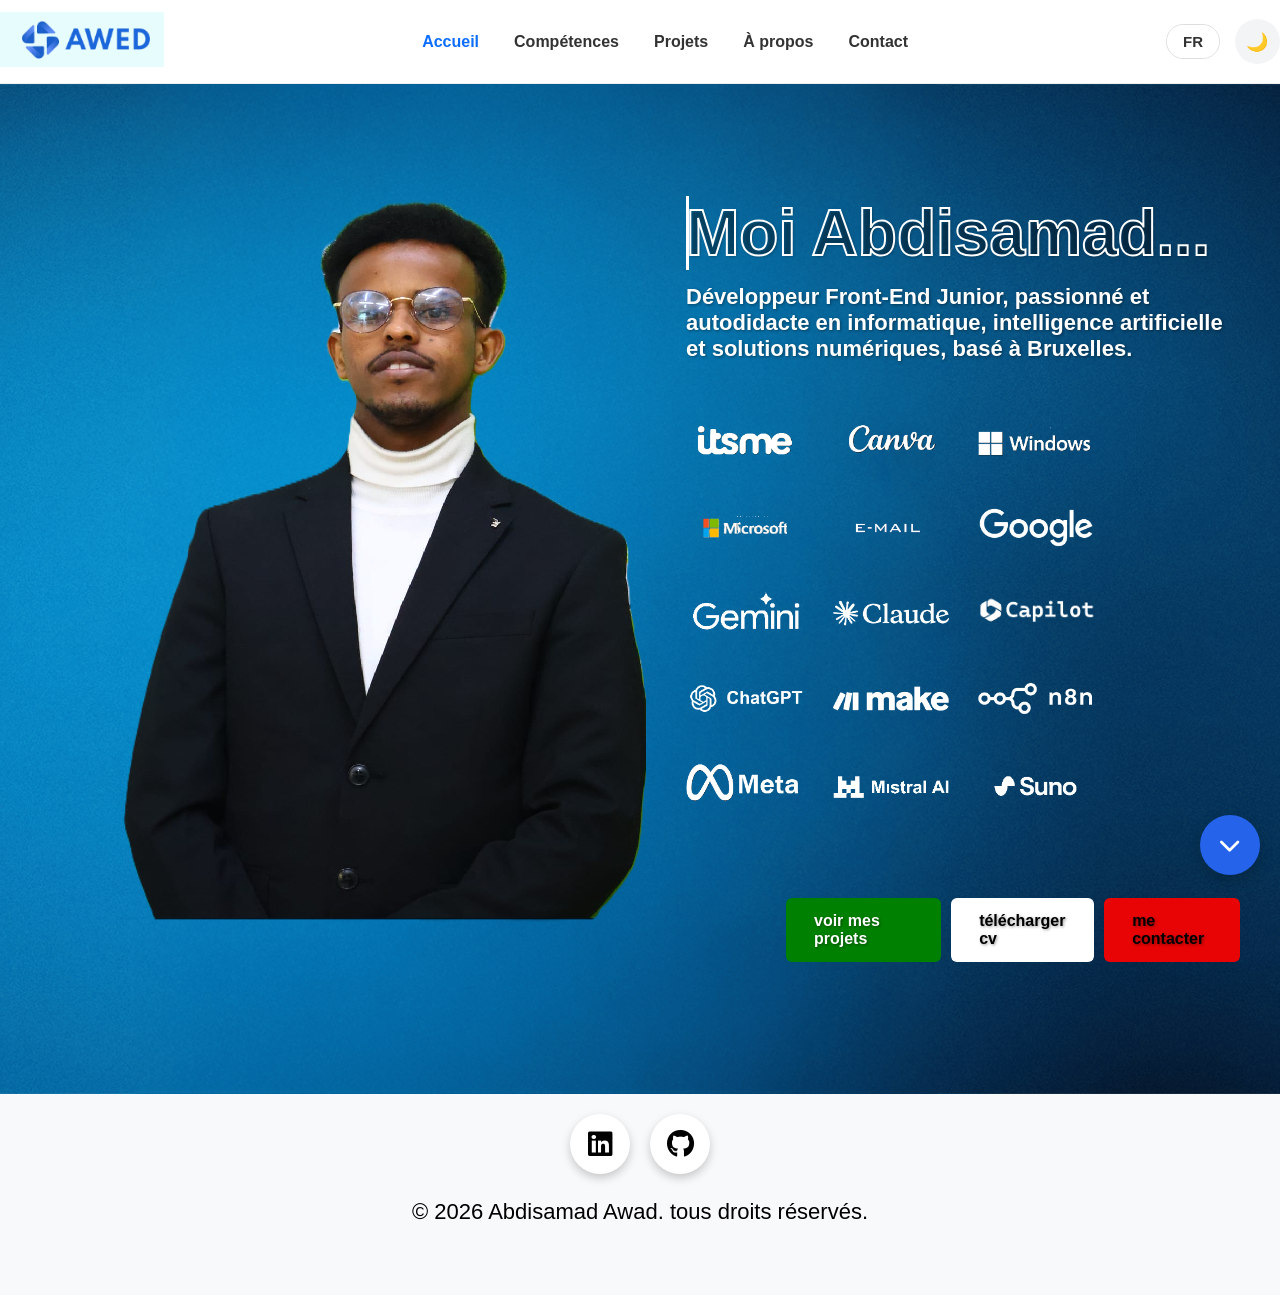
<file: index.html>
<!DOCTYPE html>
<html lang="fr">
<head>
    <meta charset="UTF-8">
    <meta name="viewport" content="width=device-width, initial-scale=1.0">
    <title>Mon Portfolio</title>

    <link rel="stylesheet" href="css/style.css">
<link rel="stylesheet" href="css/responsive.css">

    <!-- Font Awesome -->
    <link rel="stylesheet"
    href="https://cdnjs.cloudflare.com/ajax/libs/font-awesome/6.7.2/css/all.min.css">
</head>
<body>

    <!-- ===========================
         HEADER
    ============================ -->

<header class="header">
    <div class="container">

        <!-- Logo -->
        <div class="logo">
            <img src="images/awed.png" alt="mon portfolio">
        </div>

        <!-- Hamburger mobile -->
        <button class="menu-toggle" id="menu-toggle">☰</button>

        <!-- Navigation -->
        <nav class="navbar">
            
            <ul class="nav-links">

                <li><a href="index.html" class="active">Accueil</a></li>
                <li><a href="skills.html">Compétences</a></li>
                <li><a href="projects.html">Projets</a></li>
                <li><a href="about.html">À propos</a></li>
                <li><a href="contact.html">Contact</a></li>

            </ul>

        </nav>

        <!-- Right Side -->
        <div class="header-right">

            <!-- Language -->
            <div class="language-switcher">
                <button id="lang-fr">FR</button>
            </div>

            <!-- Dark Mode -->
            <button id="theme-toggle" aria-label="Toggle dark mode">
                🌙
            </button>

        </div>

    </div>
</header>

    <!-- ===========================
         MAIN
    ============================ -->

    <main>

      <!-- ===========================
     HERO SECTION
=========================== -->

    <!-- Left -->
    <section class="hero">

      <div class="hero-left">
        <img src="images/abdisamad.png" alt="background" class="abdisamad-image">
        
      </div>


    <!-- Right -->
    <div class="hero-right">
        <h1 id="titre" class="moving-title" data-text="Moi Abdisamad ...">Moi Abdisamad...</h1>
        
        <p id="ciwan">Développeur Front-End Junior, passionné et autodidacte en informatique, intelligence artificielle et solutions numériques, basé à Bruxelles.
</p>


        <div class="logo-row">
            <img src="images/itsme.png" alt="itsme"> 
            <img src="images/canva.png" alt="canva">  
             <img src="images/windows.png" alt="Windows"> 
            <img src="images/microsoft.png" alt="Microsoft">
            <img src="images/webmail.png" alt="Webmail">   
             <img src="images/google.png" alt="google"> 
            <img src="images/gemini.png" alt="gemini">
            <img src="images/claude.png" alt="claude">
            <img src="images/capilot.png" alt="capilot">
            <img src="images/chatgpt.png" alt="chatgpt">
            <img src="images/make.png" alt="make">
            <img src="images/n8n.png" alt="n8n">
            <img src="images/meta.png" alt="meta">
            <img src="images/mistral.png" alt="mistral">
            <img src="images/suno.png" alt="suno">
            


        </div>

         <div class="hero-buttons">
          <a href="projects.html" class="btn-primary">voir mes projets
</a>
          <a href="assets/cv.pdf" class="btn-secondary" download>télécharger cv</a>
          
          <a href="contact.html" class="btn-third">me contacter</a>
       
        </div>
    </div>

</section> 

    </main>

    <!-- ===========================
         FOOTER
    ============================ -->

<footer class="footer">

    <!-- Social Icons -->
    <ul class="wrapper">

        <li class="icon linkedin">
            <span class="tooltip">LinkedIn</span>
            <a href="https://www.linkedin.com/in/abdisamad-awad-38543b284" target="_blank">
                <i class="fab fa-linkedin"></i>
            </a>
        </li>

        <li class="icon github">
            <span class="tooltip">GitHub</span>
            <a href="https://github.com/abdisamad-cpu" target="_blank">
                <i class="fab fa-github"></i>
            </a>
        </li>

    </ul>

    <!-- Copyright -->
    <div class="copyright">
        <p>&copy; 2026 Abdisamad Awad. tous droits réservés.</p>
    </div>

</footer>
    <!--scrolupp buttons-->
    <button id="scrollUp" title="Scroll to Top">
    <i class="fa-solid fa-chevron-up"></i>
</button>

<button id="scrollDown" title="Scroll to Bottom">
    <i class="fa-solid fa-chevron-down"></i>
</button>
<script src="java/script.js"></script>
</body>
</html>
</file>
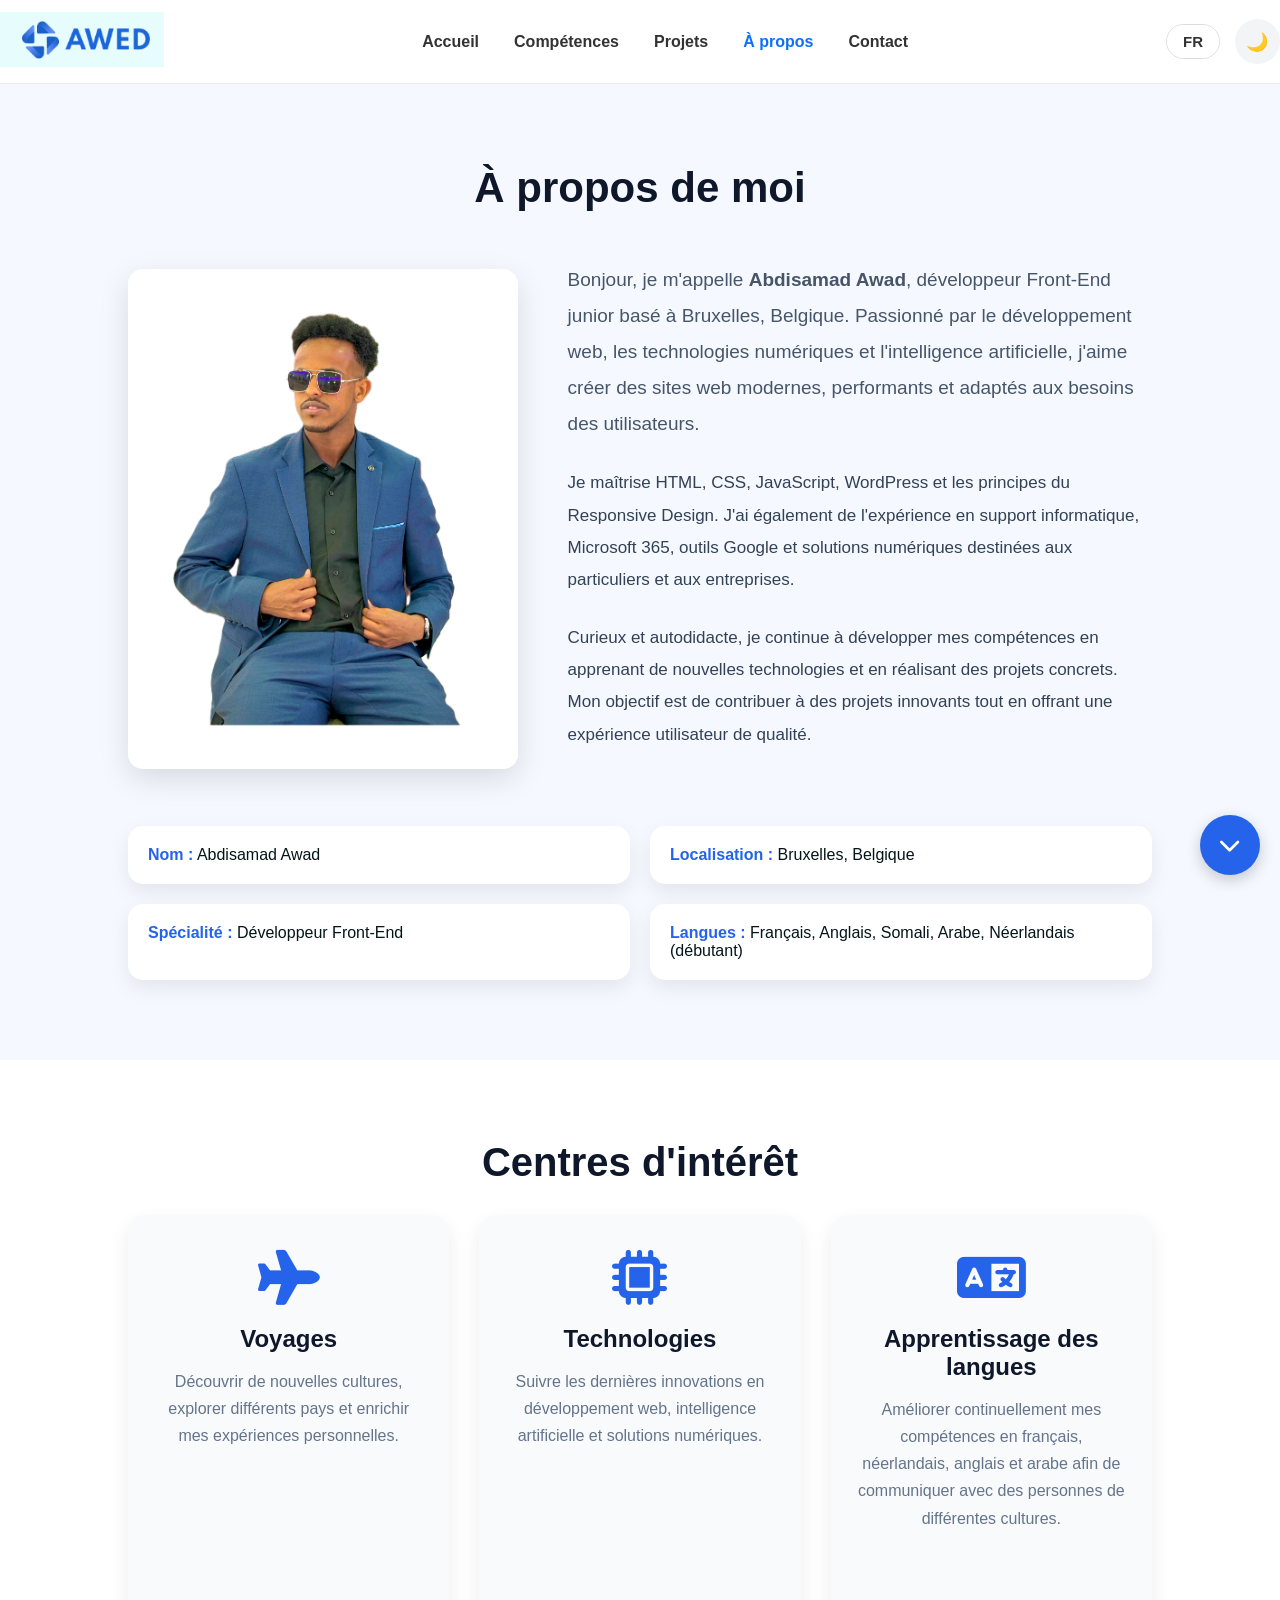
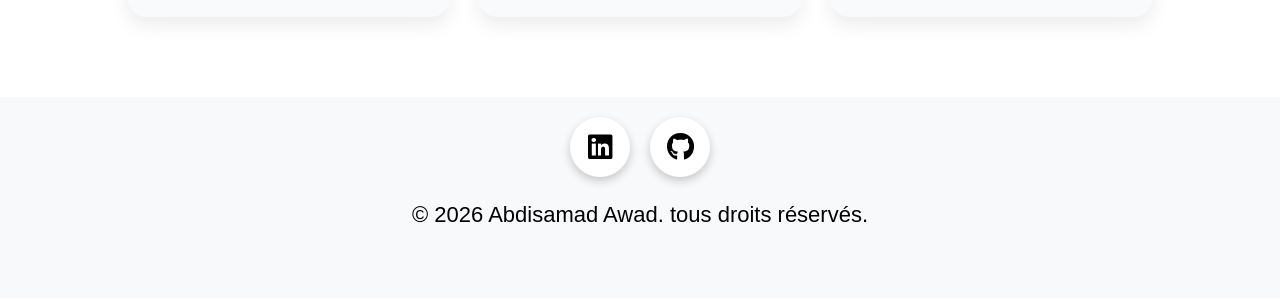
<file: about.html>
<!DOCTYPE html>
<html lang="fr">
<head>
    <meta charset="UTF-8">
    <meta name="viewport" content="width=device-width, initial-scale=1.0">
    <title>Mon Portfolio</title>

    <link rel="stylesheet" href="css/style.css">
<link rel="stylesheet" href="css/responsive.css">

    <!-- Font Awesome -->
    <link rel="stylesheet"
    href="https://cdnjs.cloudflare.com/ajax/libs/font-awesome/6.7.2/css/all.min.css">
</head>
<body>

    <!-- ===========================
         HEADER
    ============================ -->

<header class="header">
    <div class="container">

        <!-- Logo -->
        <div class="logo">
            <img src="images/awed.png" alt="mon portfolio">
        </div>
<!-- Hamburger mobile -->
        <button class="menu-toggle" id="menu-toggle">☰</button>
        <!-- Navigation -->
        <nav class="navbar">
            

            <ul class="nav-links">

                <li><a href="index.html">Accueil</a></li>

                <li><a href="skills.html">Compétences</a></li>

                <li><a href="projects.html">Projets</a></li>

                <li><a href="about.html" class="active">À propos</a></li>

                <li><a href="contact.html">Contact</a></li>

            </ul>

        </nav>

        <!-- Right Side -->
        <div class="header-right">

            <!-- Language -->
            <div class="language-switcher">
                <button id="lang-fr">FR</button>
            </div>

            <!-- Dark Mode -->
            <button id="theme-toggle" aria-label="Toggle dark mode">
                🌙
            </button>

        </div>

    </div>
</header>

    <!-- ===========================
         MAIN
    ============================ -->
<main>
    <section id="about">

    <div class="about-container">

        <h1>À propos de moi</h1>
        <section class="about-section">
    <div class="about-photo">
        <img src="images/me.png" alt="Abdisamad Awad">
    </div>

    <div class="about-text">
        <p class="about-intro">
            Bonjour, je m'appelle <strong>Abdisamad Awad</strong>, développeur Front-End junior basé à Bruxelles, Belgique. Passionné par le développement web, les technologies numériques et l'intelligence artificielle, j'aime créer des sites web modernes, performants et adaptés aux besoins des utilisateurs.
        </p>

        <p>
            Je maîtrise HTML, CSS, JavaScript, WordPress et les principes du Responsive Design. J'ai également de l'expérience en support informatique, Microsoft 365, outils Google et solutions numériques destinées aux particuliers et aux entreprises.
        </p>

        <p>
            Curieux et autodidacte, je continue à développer mes compétences en apprenant de nouvelles technologies et en réalisant des projets concrets. Mon objectif est de contribuer à des projets innovants tout en offrant une expérience utilisateur de qualité.
        </p>
    </div>
</section>


        <div class="about-info">

            <div>
                <strong>Nom :</strong> Abdisamad Awad
            </div>

            <div>
                <strong>Localisation :</strong> Bruxelles, Belgique
            </div>

            <div>
                <strong>Spécialité :</strong> Développeur Front-End
            </div>

            <div>
                <strong>Langues :</strong> Français, Anglais, Somali, Arabe, Néerlandais (débutant)
            </div>

        </div>

    </div>

</section>
<section id="hobbies">

    <div class="hobbies-container">

        <h2>Centres d'intérêt</h2>

        <div class="hobbies-grid">

            <div class="hobby-card">
                <i class="fa-solid fa-plane"></i>
                <h3>Voyages</h3>
                <p>Découvrir de nouvelles cultures, explorer différents pays et enrichir mes expériences personnelles.</p>
            </div>

            <div class="hobby-card">
                <i class="fa-solid fa-microchip"></i>
                <h3>Technologies</h3>
                <p>Suivre les dernières innovations en développement web, intelligence artificielle et solutions numériques.</p>
            </div>

            <div class="hobby-card">
                <i class="fa-solid fa-language"></i>
                <h3>Apprentissage des langues</h3>
                <p>Améliorer continuellement mes compétences en français, néerlandais, anglais et arabe afin de communiquer avec des personnes de différentes cultures.</p>
            </div>

        </div>

    </div>

</section>

</main>


    <!-- ===========================
         FOOTER
    ============================ -->

<footer class="footer">

    <!-- Social Icons -->
    <ul class="wrapper">

        <li class="icon linkedin">
            <span class="tooltip">LinkedIn</span>
            <a href="https://www.linkedin.com/in/abdisamad-awad-38543b284" target="_blank">
                <i class="fab fa-linkedin"></i>
            </a>
        </li>

        <li class="icon github">
            <span class="tooltip">GitHub</span>
            <a href="https://github.com/abdisamad-cpu" target="_blank">
                <i class="fab fa-github"></i>
            </a>
        </li>

    </ul>

    <!-- Copyright -->
    <div class="copyright">
        <p>&copy; 2026 Abdisamad Awad. tous droits réservés.</p>
    </div>

</footer>
    <!--scrolupp buttons-->
    <button id="scrollUp" title="Scroll to Top">
    <i class="fa-solid fa-chevron-up"></i>
</button>

<button id="scrollDown" title="Scroll to Bottom">
    <i class="fa-solid fa-chevron-down"></i>
</button>
<script src="java/script.js"></script>
</body>
</html>
</file>
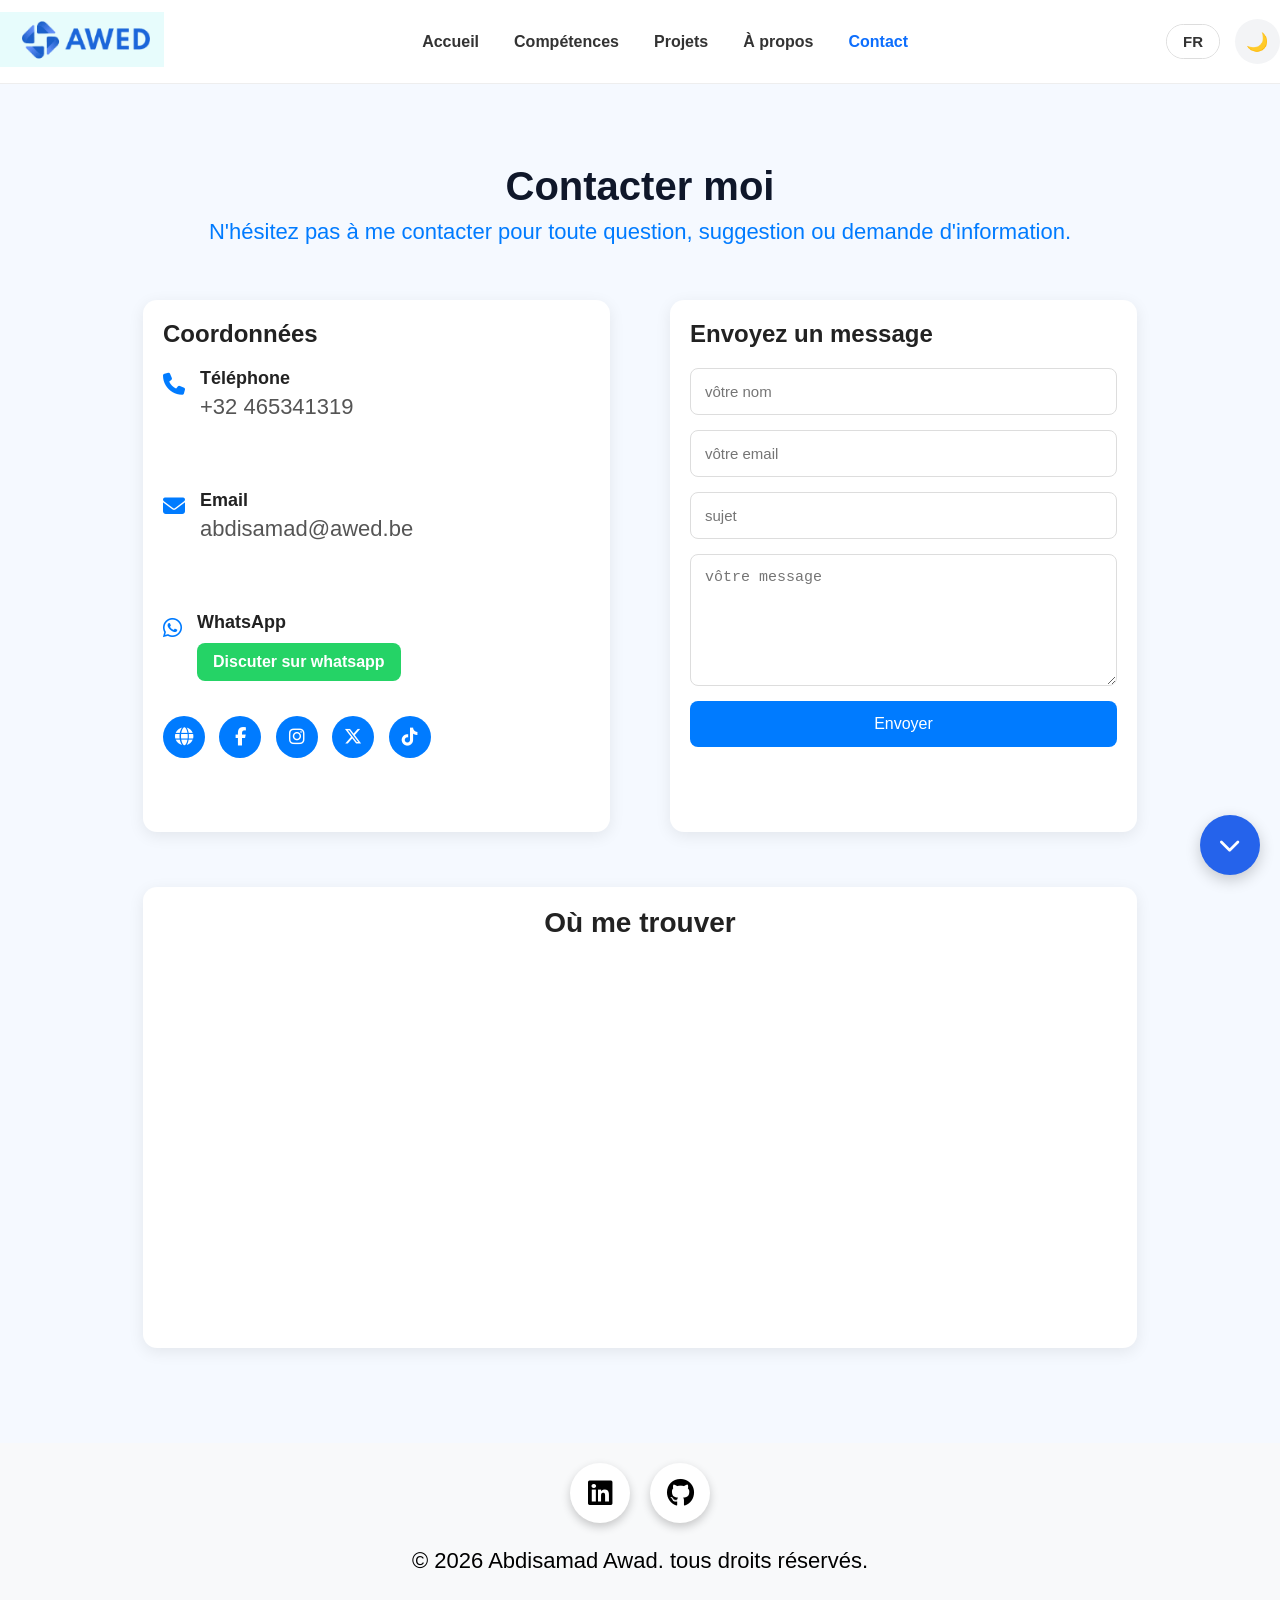
<file: contact.html>
<!DOCTYPE html>
<html lang="fr">
<head>
    <meta charset="UTF-8">
    <meta name="viewport" content="width=device-width, initial-scale=1.0">
    <title>Mon Portfolio</title>

    <link rel="stylesheet" href="css/style.css">
<link rel="stylesheet" href="css/responsive.css">

    <!-- Font Awesome -->
    <link rel="stylesheet"
    href="https://cdnjs.cloudflare.com/ajax/libs/font-awesome/6.7.2/css/all.min.css">
</head>
<body>

    <!-- ===========================
         HEADER
    ============================ -->

<header class="header">
    <div class="container">

        <!-- Logo -->
        <div class="logo">
            <img src="images/awed.png" alt="mon portfolio">
        </div>
<!-- Hamburger mobile -->
        <button class="menu-toggle" id="menu-toggle">☰</button>
        <!-- Navigation -->
        <nav class="navbar">
            

            <ul class="nav-links">

                <li><a href="index.html">Accueil</a></li>

                <li><a href="skills.html">Compétences</a></li>

                <li><a href="projects.html">Projets</a></li>

                <li><a href="about.html">À propos</a></li>

                <li><a href="contact.html" class="active">Contact</a></li>

            </ul>

        </nav>

        <!-- Right Side -->
        <div class="header-right">

            <!-- Language -->
            <div class="language-switcher">
                <button id="lang-fr">FR</button>
            </div>

            <!-- Dark Mode -->
            <button id="theme-toggle" aria-label="Toggle dark mode">
                🌙
            </button>

        </div>

    </div>
</header>
<!-- ===========================
         contact section
    ============================ -->
<main>  
   <section id="contact">
    <div class="contact-container">
      <h1>Contacter moi</h1>
      <p class="contact-subtitle">
N'hésitez pas à me contacter pour toute question, suggestion ou demande d'information.
</p>
      <div class="contact-grid">
        <!-- Contact Info -->

        <div class="contact-info">
          <h2>Coordonnées</h2>

          <div class="info-box">
            <i class="fas fa-phone"></i>
            <div>
              <h3> Téléphone </h3>
              <p>+32 465341319</p>
            </div>
          </div>

          <div class="info-box">
            <i class="fas fa-envelope"></i>
            <div>
              <h3>Email</h3>
              <p>abdisamad@awed.be</p>
            </div>
          </div>

          <div class="info-box">
            <i class="fab fa-whatsapp"></i>
            <div>
              <h3>WhatsApp</h3>
              <a
                href="https://wa.me/32465341319"
                target="_blank"
                class="whatsapp-btn"
              >
                Discuter sur whatsapp
              </a>
            </div>
          </div>

          <div class="social-icons">
            <a href="https://awed.be" target="_blank" aria-label="Awed website">
    <i class="fas fa-globe"></i>
</a>
            <a href="https://www.facebook.com/share/1PvXUVUX9C/" target="_blank"><i class="fab fa-facebook-f"></i></a>
            <a href="https://www.instagram.com/souldaan143?igsh=MXZibmM4c2YwbnEwaA==" target="_blank"><i class="fab fa-instagram"></i></a>
            <a href="https://x.com/Suldanusaladin" target="_blank"><i class="fab fa-x-twitter"></i></a>
            <a href="https://www.tiktok.com/@lerio365?_r=1&_t=ZG-98L1KH7eMTp" target="_blank"><i class="fab fa-tiktok"></i></a>
          </div>
        </div>
  <!-- Contact Form -->
        <div class="contact-form">
          <h2>Envoyez un message</h2>
          <form id="contactForm">
            <input type="text" id="name" placeholder="vôtre nom" />
            <input type="email" id="email" placeholder="vôtre email" />
            <input type="text" id="subject" placeholder="sujet" />
            <textarea id="message" rows="6" placeholder="vôtre message"></textarea>
            <button type="submit">Envoyer</button>
            <p id="formMessage"></p>
          </form>
        </div>
      </div>
      <!-- Map Section -->
<div class="map-section">
  <h2>Où me trouver</h2>
 <iframe
    src="https://www.google.com/maps?q=Avenue+Fonsny+3,+1060+Saint-Gilles&output=embed"
    width="100%"
    height="350"
    style="border:0;"
    loading="lazy">
</iframe>
</div>
    </div>
  </section>
    

    </main>
   

    <!-- ===========================
         FOOTER
    ============================ -->

<footer class="footer">

    <!-- Social Icons -->
    <ul class="wrapper">

        <li class="icon linkedin">
            <span class="tooltip">LinkedIn</span>
            <a href="https://www.linkedin.com/in/abdisamad-awad-38543b284" target="_blank">
                <i class="fab fa-linkedin"></i>
            </a>
        </li>

        <li class="icon github">
            <span class="tooltip">GitHub</span>
            <a href="https://github.com/abdisamad-cpu" target="_blank">
                <i class="fab fa-github"></i>
            </a>
        </li>

    </ul>

    <!-- Copyright -->
    <div class="copyright">
        <p>&copy; 2026 Abdisamad Awad. tous droits réservés.</p>
    </div>

</footer>
    <!--scrolupp buttons-->
    <button id="scrollUp" title="Scroll to Top">
    <i class="fa-solid fa-chevron-up"></i>
</button>

<button id="scrollDown" title="Scroll to Bottom">
    <i class="fa-solid fa-chevron-down"></i>
</button>
<script src="java/script.js"></script>
</body>
</html>
</file>
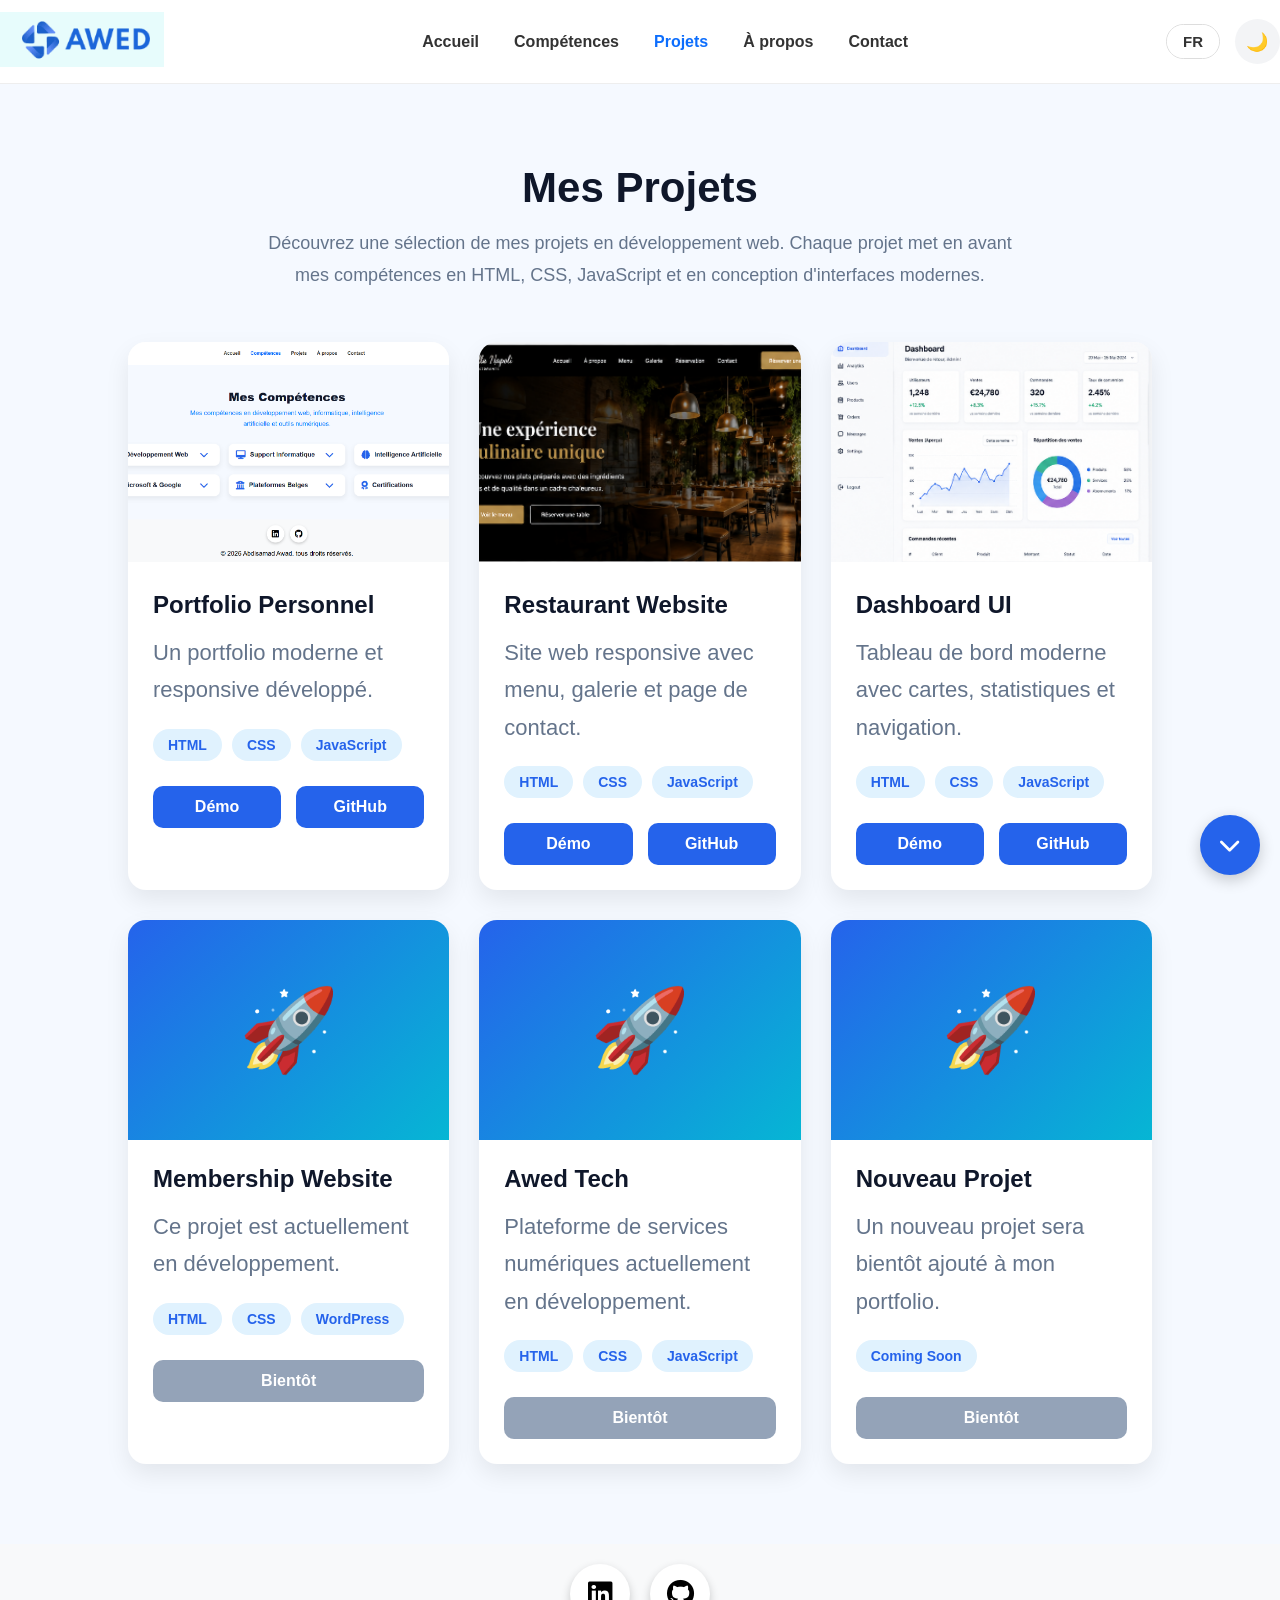
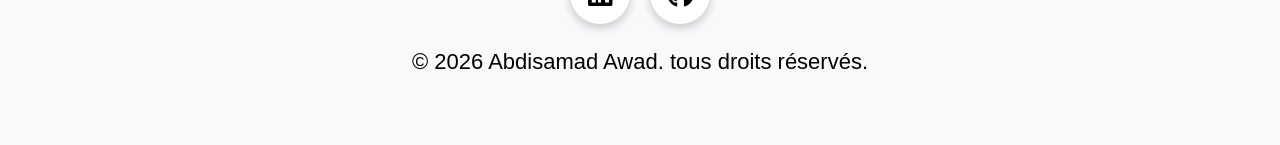
<file: projects.html>
<!DOCTYPE html>
<html lang="fr">
<head>
    <meta charset="UTF-8">
    <meta name="viewport" content="width=device-width, initial-scale=1.0">
    <title>Mon Portfolio</title>

   <link rel="stylesheet" href="css/style.css">
<link rel="stylesheet" href="css/responsive.css">

    <!-- Font Awesome -->
    <link rel="stylesheet"
    href="https://cdnjs.cloudflare.com/ajax/libs/font-awesome/6.7.2/css/all.min.css">
</head>
<body>

    <!-- ===========================
         HEADER
    ============================ -->

<header class="header">
    <div class="container">

        <!-- Logo -->
        <div class="logo">
            <img src="images/awed.png" alt="mon portfolio">
        </div>
<!-- Hamburger mobile -->
        <button class="menu-toggle" id="menu-toggle">☰</button>
        <!-- Navigation -->
        <nav class="navbar">
            

            <ul class="nav-links">

                <li><a href="index.html">Accueil</a></li>

                <li><a href="skills.html">Compétences</a></li>

                <li><a href="projects.html" class="active">Projets</a></li>

                <li><a href="about.html">À propos</a></li>

                <li><a href="contact.html">Contact</a></li>

            </ul>

        </nav>

        <!-- Right Side -->
        <div class="header-right">

            <!-- Language -->
            <div class="language-switcher">
                <button id="lang-fr">FR</button>
            </div>

            <!-- Dark Mode -->
            <button id="theme-toggle" aria-label="Toggle dark mode">
                🌙
            </button>

        </div>

    </div>
</header>

    <!-- ===========================
         MAIN
    ============================ -->
    <main>
       <!-- ===========================
     PROJECTS
=========================== -->

<section id="projects">

    <div class="projects-container">

        <h1>Mes Projets</h1>

        <p class="projects-text">
            Découvrez une sélection de mes projets en développement web.
            Chaque projet met en avant mes compétences en HTML, CSS,
            JavaScript et en conception d'interfaces modernes.
        </p>

        <div class="projects-grid">

            <!-- Project 1 -->
            <div class="project-card">

                <img src="images/portfolio.png" alt="Portfolio">

                <div class="project-content">

                    <h3>Portfolio Personnel</h3>

                    <p>
                        Un portfolio moderne et responsive développé.
                    </p>

                    <div class="tech">
                        <span>HTML</span>
                        <span>CSS</span>
                        <span>JavaScript</span>
                    </div>

                    <div class="buttons">
                        <a href="#" class="btn">Démo</a>
                        <a href="#" class="btn">GitHub</a>
                    </div>

                </div>

            </div>

            <!-- Project 2 -->
            <div class="project-card">

                <img src="images/restaurant.png" alt="Restaurant">

                <div class="project-content">

                    <h3>Restaurant Website</h3>

                    <p>
                        Site web responsive avec menu, galerie et page de contact.
                    </p>

                    <div class="tech">
                        <span>HTML</span>
                        <span>CSS</span>
                        <span>JavaScript</span>
                    </div>

                    <div class="buttons">
                        <a href="#" class="btn">Démo</a>
                        <a href="#" class="btn">GitHub</a>
                    </div>

                </div>

            </div>

            <!-- Project 3 -->
            <div class="project-card">

                <img src="images/dashboard.png" alt="Dashboard">

                <div class="project-content">

                    <h3>Dashboard UI</h3>

                    <p>
                        Tableau de bord moderne avec cartes, statistiques et navigation.
                    </p>

                    <div class="tech">
                        <span>HTML</span>
                        <span>CSS</span>
                        <span>JavaScript</span>
                    </div>

                    <div class="buttons">
                        <a href="#" class="btn">Démo</a>
                        <a href="#" class="btn">GitHub</a>
                    </div>

                </div>

            </div>

            <!-- Project 4 -->
            <div class="project-card">

                <div class="coming-soon">
                    🚀
                </div>

                <div class="project-content">

                    <h3>Membership Website</h3>

                    <p>
                        Ce projet est actuellement en développement.
                    </p>

                    <div class="tech">
                        <span>HTML</span>
                        <span>CSS</span>
                        <span>WordPress</span>
                    </div>

                    <div class="buttons">
                        <a href="#" class="btn disabled">Bientôt</a>
                    </div>

                </div>

            </div>

            <!-- Project 5 -->
            <div class="project-card">

                <div class="coming-soon">
                    🚀
                </div>

                <div class="project-content">

                    <h3>Awed Tech</h3>

                    <p>
                        Plateforme de services numériques actuellement en développement.
                    </p>

                    <div class="tech">
                        <span>HTML</span>
                        <span>CSS</span>
                        <span>JavaScript</span>
                    </div>

                    <div class="buttons">
                        <a href="#" class="btn disabled">Bientôt</a>
                    </div>

                </div>

            </div>

            <!-- Project 6 -->
            <div class="project-card">

                <div class="coming-soon">
                    🚀
                </div>

                <div class="project-content">

                    <h3>Nouveau Projet</h3>

                    <p>
                        Un nouveau projet sera bientôt ajouté à mon portfolio.
                    </p>

                    <div class="tech">
                        <span>Coming Soon</span>
                    </div>

                    <div class="buttons">
                        <a href="#" class="btn disabled">Bientôt</a>
                    </div>

                </div>

            </div>

        </div>

    </div>

</section>
    </main>

    <!-- ===========================
         FOOTER
    ============================ -->

<footer class="footer">

    <!-- Social Icons -->
    <ul class="wrapper">

        <li class="icon linkedin">
            <span class="tooltip">LinkedIn</span>
            <a href="https://www.linkedin.com/in/abdisamad-awad-38543b284" target="_blank">
                <i class="fab fa-linkedin"></i>
            </a>
        </li>

        <li class="icon github">
            <span class="tooltip">GitHub</span>
            <a href="https://github.com/abdisamad-cpu" target="_blank">
                <i class="fab fa-github"></i>
            </a>
        </li>

    </ul>

    <!-- Copyright -->
    <div class="copyright">
        <p>&copy; 2026 Abdisamad Awad. tous droits réservés.</p>
    </div>

</footer>
    <!--scrolupp buttons-->
    <button id="scrollUp" title="Scroll to Top">
    <i class="fa-solid fa-chevron-up"></i>
</button>

<button id="scrollDown" title="Scroll to Bottom">
    <i class="fa-solid fa-chevron-down"></i>
</button>
<script src="java/script.js"></script>
</body>
</html>
</file>
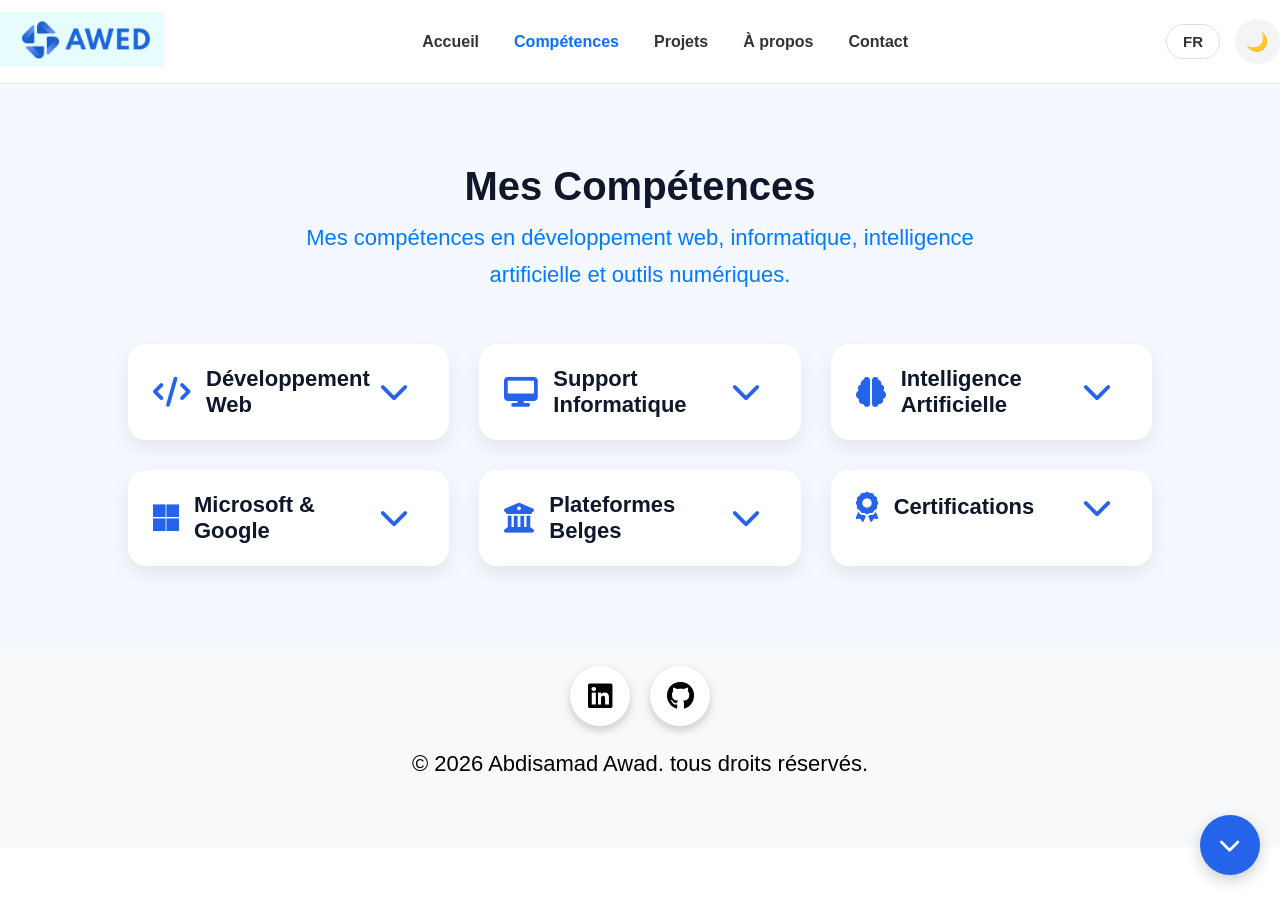
<file: skills.html>
<!DOCTYPE html>
<html lang="fr">
<head>
    <meta charset="UTF-8">
    <meta name="viewport" content="width=device-width, initial-scale=1.0">
    <title>Mon Portfolio</title>

    <link rel="stylesheet" href="css/style.css">
<link rel="stylesheet" href="css/responsive.css">

    <!-- Font Awesome -->
    <link rel="stylesheet"
    href="https://cdnjs.cloudflare.com/ajax/libs/font-awesome/6.7.2/css/all.min.css">
</head>
<body>

    <!-- ===========================
         HEADER
    ============================ -->

<header class="header">
    <div class="container">

        <!-- Logo -->
        <div class="logo">
            <img src="images/awed.png" alt="mon portfolio">
        </div>
<!-- Hamburger mobile -->
        <button class="menu-toggle" id="menu-toggle">☰</button>
        <!-- Navigation -->
        <nav class="navbar">
            

            <ul class="nav-links">

                <li><a href="index.html">Accueil</a></li>

                <li><a href="skills.html" class="active">Compétences</a></li>

                <li><a href="projects.html">Projets</a></li>

                <li><a href="about.html">À propos</a></li>

                <li><a href="contact.html">Contact</a></li>

            </ul>

        </nav>

        <!-- Right Side -->
        <div class="header-right">

            <!-- Language -->
            <div class="language-switcher">
                <button id="lang-fr">FR</button>
            </div>

            <!-- Dark Mode -->
            <button id="theme-toggle" aria-label="Toggle dark mode">
                🌙
            </button>

        </div>

    </div>
</header>

    <!-- ===========================
         MAIN
    ============================ -->
    <main>

<section id="skills">

    <div class="skills-container">

        <h1>Mes Compétences</h1>

        <p class="skills-subtitle">
            Mes compétences en développement web, informatique, intelligence artificielle et outils numériques.
        </p>

        <div class="skills-grid">

            <!-- Card 1 -->
            <div class="skill-card">

                <div class="skill-header">
                    <i class="fa-solid fa-code"></i>

                    <h2>Développement Web</h2>

                    <span class="arrow">
                        <i class="fa-solid fa-chevron-down"></i>
                    </span>
                </div>

                <div class="skill-content">

                    <ul>
                        <li>HTML5</li>
                        <li>CSS3</li>
                        <li>JavaScript</li>
                        <li>Responsive Design</li>
                        <li>WordPress</li>
                        <li>Git & GitHub</li>
                    </ul>

                </div>

            </div>

            <!-- Card 2 -->
            <div class="skill-card">

                <div class="skill-header">
                    <i class="fa-solid fa-desktop"></i>

                    <h2>Support Informatique</h2>

                    <span class="arrow">
                        <i class="fa-solid fa-chevron-down"></i>
                    </span>
                </div>

                <div class="skill-content">

                    <ul>
                        <li>Desktop Support</li>
                        <li>Installation Windows</li>
                        <li>Dépannage</li>
                        <li>Configuration PC</li>
                        <li>Maintenance</li>
                    </ul>

                </div>

            </div>

            <!-- Card 3 -->
            <div class="skill-card">

                <div class="skill-header">
                    <i class="fa-solid fa-brain"></i>

                    <h2>Intelligence Artificielle</h2>

                    <span class="arrow">
                        <i class="fa-solid fa-chevron-down"></i>
                    </span>
                </div>

                <div class="skill-content">

                    <ul>
                        <li>ChatGPT</li>
                        <li>Claude</li>
                        <li>Gemini</li>
                        <li>Copilot</li>
                        <li>Mistral AI</li>
                        <li>Meta AI</li>
                        <li>Suno AI</li>
                    </ul>

                </div>

            </div>

            <!-- Card 4 -->
            <div class="skill-card">

                <div class="skill-header">
                    <i class="fa-brands fa-microsoft"></i>

                    <h2>Microsoft & Google</h2>

                    <span class="arrow">
                        <i class="fa-solid fa-chevron-down"></i>
                    </span>
                </div>

                <div class="skill-content">

                    <ul>
                        <li>Microsoft Word</li>
                        <li>Excel</li>
                        <li>PowerPoint</li>
                        <li>Outlook</li>
                        <li>Google Workspace</li>
                        <li>Google Drive</li>
                    </ul>

                </div>

            </div>

            <!-- Card 5 -->
            <div class="skill-card">

                <div class="skill-header">
                    <i class="fa-solid fa-building-columns"></i>

                    <h2>Plateformes Belges</h2>

                    <span class="arrow">
                        <i class="fa-solid fa-chevron-down"></i>
                    </span>
                </div>

                <div class="skill-content">

                    <ul>
                        <li>itsme®</li>
                        <li>eBox</li>
                        <li>MyMinfin</li>
                        <li>Irisbox</li>
                        <li>Services administratifs</li>
                    </ul>

                </div>

            </div>

            <!-- Card 6 -->
            <div class="skill-card">

                <div class="skill-header">
                    <i class="fa-solid fa-award"></i>

                    <h2>Certifications</h2>

                    <span class="arrow">
                        <i class="fa-solid fa-chevron-down"></i>
                    </span>
                </div>

                <div class="skill-content">

                    <ul>
                        <li>TOSA DigComp</li>
                        <li>Front-End Developer</li>
                        <li>Desktop Support</li>
                        <li>HTML & CSS</li>
                    </ul>

                </div>

            </div>

        </div>

    </div>

</section>
</main>

    <!-- ===========================
         FOOTER
    ============================ -->

<footer class="footer">

    <!-- Social Icons -->
    <ul class="wrapper">

        <li class="icon linkedin">
            <span class="tooltip">LinkedIn</span>
            <a href="https://www.linkedin.com/in/abdisamad-awad-38543b284" target="_blank">
                <i class="fab fa-linkedin"></i>
            </a>
        </li>

        <li class="icon github">
            <span class="tooltip">GitHub</span>
            <a href="https://github.com/abdisamad-cpu" target="_blank">
                <i class="fab fa-github"></i>
            </a>
        </li>

    </ul>

    <!-- Copyright -->
    <div class="copyright">
        <p>&copy; 2026 Abdisamad Awad. tous droits réservés.</p>
    </div>

</footer>
    <!--scrolupp buttons-->
    <button id="scrollUp" title="Scroll to Top">
    <i class="fa-solid fa-chevron-up"></i>
</button>

<button id="scrollDown" title="Scroll to Bottom">
    <i class="fa-solid fa-chevron-down"></i>
</button>
<script src="java/script.js"></script>
</body>
</html>
</file>
<file: css/style.css>
/** General Styles
*/



/*   header*/
*{
   
    margin:0;
    padding:0;
    box-sizing:border-box;
}



body{
font-family:Arial, Helvetica, sans-serif;
}
.header{
     width:100%;
    background:#fff;
    border-bottom:1px solid #eee;
    position:sticky;
    top:0;
    z-index:1000;
}
.container{
    width:100%;
    display:flex;
    justify-content:space-between;
    align-items:center;
    padding:12px 0;
    margin:0;
}

.logo img{
    height:55px;
}

.nav-links{
    display:flex;
    list-style:none;
    gap:35px;
}

.nav-links a{
    text-decoration:none;
    color:#333;
    font-size:16px;
    font-weight:600;
    transition:.3s;
}

.nav-links a:hover,
.nav-links .active{
    color:#0d6efd;
}
/*header right side*/
/* ===========================
   HEADER RIGHT
=========================== */

.header-right{
    display: flex;
    align-items: center;
    gap: 15px;
}

/* ===========================
   LANGUAGE SWITCHER
=========================== */

.language-switcher{
    display: flex;
    border: 1px solid #ddd;
    border-radius: 30px;
    overflow: hidden;
}

.language-switcher button{
    padding: 8px 16px;
    border: none;
    background: white;
    color: #333;
    cursor: pointer;
    font-size: 15px;
    font-weight: 600;
    transition: .3s;
}

.language-switcher button:hover{
    background: #2563eb;
    color: white;
}

.language-switcher button.active{
    background: #2563eb;
    color: white;
}

/* ===========================
   DARK MODE BUTTON
=========================== */

#theme-toggle{
    width: 45px;
    height: 45px;
    border: none;
    border-radius: 50%;
    background: #f3f4f6;
    cursor: pointer;
    font-size: 18px;
    transition: .3s;
}

#theme-toggle:hover{
    background: #2563eb;
    color: white;
}

/* ===========================
   DARK MODE
=========================== */

body{
    background: #ffffff;
    color: #222;
    transition: .4s;
}

body.dark-mode{
    background: #121212;
    color: white;
}

body.dark-mode header{
    background: #1c1c1c;
}

body.dark-mode nav a{
    color: white;
}

body.dark-mode .language-switcher{
    border-color: #444;
}

body.dark-mode .language-switcher button{
    background: #1c1c1c;
    color: white;
}

body.dark-mode .language-switcher button.active{
    background: #2563eb;
}

body.dark-mode #theme-toggle{
    background: #333;
    color: white;
}

/* ===========================
   HERO SECTION*/
.hero{
  display: flex;
  justify-content: center;
  align-items: center;
  padding: 60px 40px;
  min-height: 100vh;
  background-image: url("background.png");
  background-size: cover;
  background-position: center;
  background-repeat: no-repeat;
}
/* LEFT SIDE — PORTRAIT    */
/* ----------------------- */

.hero-left {
  flex: 1;
  display: flex;
  justify-content: center;
}

.hero-img {
  width: 100%;
  max-width: 430px;
  object-fit: contain;
  animation: fadeIn 1.2s ease-out forwards;
  opacity: 0;
}
/* RIGHT SIDE              */
.menu-list li {
  cursor: pointer;
}

/* ----------------------- */

.hero-right {
  flex: 1.3;
  padding-left: 40px;
  text-shadow: 1px 1px 3px rgba(0,0,0,0.4);
  animation: fadeUp 1s ease-out forwards;
  opacity: 0;
}

h1 {
  font-size: 64px;
    font-weight: 900;
    margin-bottom: 10px;
}

p {
  font-size: 22px;
  margin-bottom: 50px;
  color: black;
}

#ciwan {
   color: white;
    font-size: 22px;
    font-weight: 600;
    margin-top: 0; 
}
/* ----------------------- */
/* BUTTONS                 */
/* ----------------------- */

.hero-buttons {
  display: flex;
  gap: 10px;
  margin-bottom: 20px;
  padding-top: 80px;
  padding-left: 100px;
}

.btn-primary {
  background: green;
  color: white;
  padding: 14px 28px;
  border-radius: 6px;
  font-weight: bold;
  text-decoration: none;
}

.btn-secondary {
  background: white;
  color: #000;
  padding: 14px 28px;
  border-radius: 6px;
  font-weight: bold;
  text-decoration: none;
}
.btn-third {
  background: rgb(232, 4, 4);
  color: #000;
  padding: 14px 28px;
  border-radius: 6px;
  font-weight: bold;
  text-decoration: none;
}
/* ----------------------- */
/* LOGO ROW WITH ANIMATION*/
/* ----------------------- */

.logo-row {
  display: flex;
  flex-wrap: wrap;
  gap: 25px;
  align-items: center;
}

.logo-row img {
  width: 120px;
  opacity: 0;
  animation: slideInRight 0.8s ease-out forwards;
}

/* Staggered delay for each logo */.logo-row img:nth-child(1)  { animation-delay: 0.2s; }
.logo-row img:nth-child(2)  { animation-delay: 0.4s; }
.logo-row img:nth-child(3)  { animation-delay: 0.6s; }
.logo-row img:nth-child(4)  { animation-delay: 0.8s; }
.logo-row img:nth-child(5)  { animation-delay: 1.0s; }
.logo-row img:nth-child(6)  { animation-delay: 1.2s; }
.logo-row img:nth-child(7)  { animation-delay: 1.4s; }
.logo-row img:nth-child(8)  { animation-delay: 1.6s; }
.logo-row img:nth-child(9)  { animation-delay: 1.8s; }
.logo-row img:nth-child(10) { animation-delay: 2.0s; }
.logo-row img:nth-child(11) { animation-delay: 2.2s; }
.logo-row img:nth-child(12) { animation-delay: 2.4s; }
.logo-row img:nth-child(13) { animation-delay: 2.6s; }
.logo-row img:nth-child(14) { animation-delay: 2.8s; }
.logo-row img:nth-child(15) { animation-delay: 3.0s; }

/* ----------------------- */
/* ANIMATIONS              */
/* ----------------------- */

@keyframes slideInRight {
  0% { opacity: 0; transform: translateX(80px); }
  100% { opacity: 1; transform: translateX(0); }
}

@keyframes fadeIn {
  0% { opacity: 0; transform: translateY(20px); }
  100% { opacity: 1; transform: translateY(0); }
}

@keyframes fadeUp {
  0% { opacity: 0; transform: translateY(40px); }
  100% { opacity: 1; transform: translateY(0); }
}/* RESPONSIVE              */
/* ----------------------- */

@media (max-width: 900px) {
  .hero {
    flex-direction: column;
    text-align: center;
  }
  .hero-right {
    padding-left: 0;
  }
  .logo-row {
    justify-content: center;
  }
  h1 {
    font-size: 42px;
  }
  .hero-img {
    max-width: 300px;
  }
}

/* --------------------------------------------------- */
/* 🔥 ANIMATED MOVING TITLE (Abdisamad...)             */
/* --------------------------------------------------- */

.moving-title {
  position: relative;
  overflow: hidden; /* keep animation inside */
  display: inline-block;
  font-size: 64px;
  font-weight: 900;
  color: transparent;
  -webkit-text-stroke: 2px white;
}

.moving-title::before {
  content: attr(data-text);
  position: absolute;
  top: 0;
  left: 0;
  width: 0%;
  height: 100%;
  color: white;
  border-right: 3px solid white;
  white-space: nowrap;
  overflow: hidden;
  animation: revealText 4s steps(20) infinite;
}

@keyframes revealText {
  0% { width: 0%; }
  50% { width: 100%; }
  100% { width: 0%; }
}

@media (max-width: 900px) {
  .moving-title {
    -webkit-text-stroke: 1px white;
    font-size: 42px;
  }}
  



/*footer section*/
footer.icons {
  display: flex;
  justify-content: center;
  margin-top: 40px;
}

.wrapper {
   display: flex;
    justify-content: center;
    align-items: center;

    width: 100%;

    list-style: none;
    padding: 0;
    margin: 0 auto 25px;

    gap: 20px;
}

.wrapper .icon {
  position: relative;
  background: #ffffff;
  border-radius: 50%;
  width: 60px;
  height: 60px;
  display: flex;
  justify-content: center;
  align-items: center;
  cursor: pointer;
  transition: 0.3s ease;
  box-shadow: 0 4px 10px rgba(0, 0, 0, 0.2);
}

.wrapper .icon i {
  font-size: 28px;
  color: #000;
}

/* Hover animation */
.wrapper .icon:hover {
  transform: translateY(-5px);
}

/* Tooltip */
.wrapper .icon .tooltip {
  position: absolute;
  top: -35px;
  background: #fff;
  color: #000;
  font-size: 14px;
  padding: 5px 10px;
  border-radius: 6px;
  opacity: 0;
  pointer-events: none;
  transition: 0.3s ease;
  box-shadow: 0 3px 6px rgba(0, 0, 0, 0.2);
}

.wrapper .icon:hover .tooltip {
  opacity: 1;
  top: -45px;
}

/* Specific icon colors */
.linkedin i {
  color: #0077b5;
}

.github i {
  color: #333;
}
.footer.footer {
  text-align: center;
  padding: 20px 0;
  background: #f8f9fa;
  color: #333;
  font-size: 14px;
}

/* ===========================
   SCROLL BUTTONS
=========================== */#scrollUp,
#scrollDown{
    position: fixed;
    right: 20px;

    width: 60px;
    height: 60px;

    display: flex;
    justify-content: center;
    align-items: center;

    padding: 0;
    border: none;
    border-radius: 50%;

    background: #2563eb;
    color: #fff;

    font-size: 22px;
    line-height: 1;

    cursor: pointer;
    transition: .3s;

    z-index: 1000;

    box-shadow: 0 5px 15px rgba(0,0,0,.2);
}

#scrollUp{
    bottom: 90px;
}

#scrollDown{
    bottom: 25px;
}

#scrollUp:hover,
#scrollDown:hover{
    background: #06b6d4;
    transform: scale(1.1);
    box-shadow:
        0 0 10px #72e216,
        0 0 20px #72e216;
}

#scrollUp i,
#scrollDown i{
    font-size: 22px;
    line-height: 1;
}
/* ===========================
   CONTACT section
*/

#contact {
   padding:80px 10%;
    background:#f5f9ff;
}

.contact-container {
  max-width: 1100px;
  margin: auto;
}

h1 {
  text-align: center;
  font-size: 40px;
  margin-bottom: 10px;
  color: #0f172a;
}

.contact-subtitle {
  text-align: center;
  color: #007bff;
  margin-bottom: 40px;
}

.contact-grid {
  display: grid;
  grid-template-columns: 1fr 1fr;
  gap: 30px;
  margin-bottom: 40px;
}

.contact-info,
.contact-form,
.map-section {
  background: #fff;
  padding: 20px;
  border-radius: 14px;
  box-shadow: 0 4px 16px rgba(0, 0, 0, 0.08);
  margin: 15px;
  align-items: center;
}

.contact-info h2,
.contact-form h2,
.map-section h2 {
  margin-bottom: 20px;
}

.info-box {
  display: flex;
  align-items: flex-start;
  gap: 15px;
  margin-bottom: 20px;
}

.info-box i {
  font-size: 22px;
  color: #007bff;
  margin-top: 5px;
}

.info-box h3 {
  margin-bottom: 5px;
  font-size: 18px;
}

.info-box p {
  color: #555;
}

.whatsapp-btn {
  display: inline-block;
  text-decoration: none;
  background: #25d366;
  color: white;
  padding: 10px 16px;
  border-radius: 8px;
  margin-top: 5px;
  font-weight: bold;
}

.whatsapp-btn:hover {
  opacity: 0.9;
}

.social-icons {
  margin-top: 35px;
}

.social-icons a {
  display: inline-flex;
  justify-content: center;
  align-items: center;
  width: 42px;
  height: 42px;
  margin-right: 10px;
  background: #007bff;
  color: white;
  border-radius: 50%;
  text-decoration: none;
  font-size: 18px;
  transition: 0.3s;
}

.social-icons a:hover {
  background: #0056b3;
  transform: translateY(-3px);
}

.contact-form form {
  display: flex;
  flex-direction: column;
}

.contact-form input,
.contact-form textarea {
  margin-bottom: 15px;
  padding: 14px;
  border: 1px solid #ddd;
  border-radius: 8px;
  font-size: 15px;
}

.contact-form button {
  background: #007bff;
  color: white;
  border: none;
  padding: 14px;
  border-radius: 8px;
  font-size: 16px;
  cursor: pointer;
}

.contact-form button:hover {
  background: #0056b3;
}

#formMessage {
  margin-top: 15px;
  font-weight: bold;
}
.map-section .h2 {
  text-align: center;
}
.map-section iframe {
  border-radius: 12px;
  margin-top: 15px;
  
}
.map-section h2{
    text-align: center;
    margin-bottom: 20px;
    font-size: 28px;
}

@media (max-width: 768px) {
  .contact-grid {
    grid-template-columns: 1fr;
  }

  h1 {
    font-size: 30px;
  }
}

/* ===========================
   SKILLS
=========================== */

#skills{
    padding:80px 10%;
    background:#f5f9ff;
}

.skills-container{
    display:flex;
    flex-direction:column;
    align-items:center;
}

#skills h1{
    font-size:40px;
    margin-bottom:10px;
    text-align:center;
    color:#0f172a;
}

.skills-subtitle{
  color: #007bff;
    max-width:700px;
    text-align:center;
    margin-bottom:50px;
    line-height:1.7;

}

/* ===========================
   CARDS
=========================== */

.skills-grid{
    width:100%;
    display:grid;
    grid-template-columns:repeat(3,1fr);
    gap:30px;
}

/* ===========================
   CARD
=========================== */

.skill-card{
    background:#ffffff;
    border-radius:18px;
    overflow:hidden;
    box-shadow:0 8px 20px rgba(0,0,0,.08);
    transition:.35s;
    cursor:pointer;
}

.skill-card:hover{
    transform:translateY(-8px);
    box-shadow:0 15px 35px rgba(37,99,235,.25);
}

/* ===========================
   HEADER
=========================== */

.skill-header{
    display:flex;
    align-items:center;
    justify-content:space-between;
    padding:22px 25px;
}

.skill-header i:first-child{
    font-size:30px;
    color:#2563eb;
    margin-right:15px;
}

.skill-header h2{
    flex:1;
    font-size:22px;
    color:#0f172a;
}

.arrow{
    font-size:18px;
    color:#2563eb;
    transition:.4s;
}

/* ===========================
   CONTENT
=========================== */

.skill-content{
    max-height:0;
    overflow:hidden;
    transition:max-height .4s ease;
    background:#f8fbff;
}

.skill-content ul{
    list-style:none;
    padding:20px 30px;
}

.skill-content li{
    padding:10px 0;
    color:#334155;
    border-bottom:1px solid #e2e8f0;
}

.skill-content li:last-child{
    border-bottom:none;
}

.skill-content li::before{
    content:"✔";
    color:#22c55e;
    margin-right:10px;
    font-weight:bold;
}

/* ===========================
   ACTIVE CARD
=========================== */

.skill-card.active .skill-content{
    max-height:400px;
}

.skill-card.active .arrow{
    transform:rotate(180deg);
}
/* ===========================
   RESPONSIVE*/

@media (max-width:992px){

    .skills-grid{
        grid-template-columns:repeat(2,1fr);
    }

}

@media (max-width:768px){

    .skills-grid{
        grid-template-columns:1fr;
    }

}
/*about section*/ 
/* ===========================
   ABOUT*/

/* ===========================
   ABOUT SECTION
=========================== */

#about {
    padding: 80px 10%;
    background: #f5f9ff;
}

.about-container {
    max-width: 1100px;
    margin: auto;
}

#about h1 {
    text-align: center;
    font-size: 42px;
    color: #0f172a;
    margin-bottom: 50px;
}

/* Photo + Text - 2 columns */
.about-section {
    display: grid;
    grid-template-columns: 1fr 1.5fr;
    gap: 50px;
    align-items: center;
}

/* Photo */
.about-photo {
    display: flex;
    justify-content: center;
}

.about-photo img {
    width: 100%;
    max-width: 450px;
    height: 500px;
    object-fit: cover;
    border-radius: 15px;
    box-shadow: 0 10px 30px rgba(0, 0, 0, 0.12);
}

/* Text */
.about-text {
    line-height: 1.8;
}

.about-text p {
    font-size: 17px;
    line-height: 1.9;
    color: #334155;
    margin-bottom: 25px;
}

/* First paragraph */
.about-intro {
    font-size: 19px !important;
    color: #475569 !important;
}

/* ===========================
   INFO CARDS
=========================== */

.about-info {
    display: grid;
    grid-template-columns: repeat(2, 1fr);
    gap: 20px;
    margin-top: 50px;
}

.about-info div {
    background: #ffffff;
    padding: 20px;
    border-radius: 15px;
    box-shadow: 0 8px 20px rgba(0, 0, 0, 0.08);
    transition: 0.3s;
    color: rgb(3, 21, 24);
}

.about-info div:hover {
    transform: translateY(-6px);
    box-shadow: 0 15px 35px rgba(37, 99, 235, 0.25);
}

.about-info strong {
    color: #2563eb;
}

/* ===========================
   RESPONSIVE
=========================== */

@media (max-width: 768px) {

    #about {
        padding: 60px 20px;
    }

    #about h1 {
        font-size: 34px;
        margin-bottom: 35px;
    }

    /* Photo above text on mobile */
    .about-section {
        grid-template-columns: 1fr;
        gap: 30px;
    }
.about-photo {
    display: flex;
    justify-content: center;
    align-items: center;
    background: #f5f9ff;
    padding: 0;
}

.about-photo img {
    width: 100%;
    max-width: 450px;
    height: 500px;
    object-fit: cover;
    border-radius: 15px;
    box-shadow: 0 10px 30px rgba(15, 23, 42, 0.12);
}
    .about-text p {
        font-size: 16px;
        line-height: 1.8;
    }

    .about-intro {
        font-size: 18px !important;
    }

    /* Info cards become one column */
    .about-info {
        grid-template-columns: 1fr;
    }
}

/* ===========================
   HOBBIES
=========================== */

#hobbies{
    padding:80px 10%;
    background:#ffffff;
}

.hobbies-container{
    max-width:1200px;
    margin:auto;
}

#hobbies h2{
    text-align:center;
    font-size:40px;
    color:#0f172a;
    margin-bottom:30px;
}

#hobbies p{
    text-align:center;
    color:#64748b;
    margin-bottom:50px;
}

.hobbies-grid{
    display:grid;
    grid-template-columns:repeat(3,1fr);
    gap:30px;
}

.hobby-card{
    background:#f8fafc;
    padding:35px 25px;
    border-radius:18px;
    text-align:center;
    box-shadow:0 8px 20px rgba(0,0,0,.08);
    transition:.35s;
    cursor:pointer;
}

.hobby-card:hover{
    transform:translateY(-10px);
    box-shadow:0 15px 35px rgba(37,99,235,.25);
}

.hobby-card i{
    font-size:55px;
    color:#2563eb;
    margin-bottom:20px;
    transition:.35s;
}

.hobby-card:hover i{
    transform:scale(1.2) rotate(8deg);
    color:#06b6d4;
}

.hobby-card h3{
    font-size:24px;
    color:#0f172a;
    margin-bottom:15px;
}

.hobby-card p{
    font-size:16px;
    line-height:1.7;
    color:#475569;
    margin:0;
}

/* ===========================
   RESPONSIVE
=========================== */

@media(max-width:992px){

    .hobbies-grid{
        grid-template-columns:repeat(2,1fr);
    }

}

@media(max-width:768px){

    #hobbies{
        padding:60px 20px;
    }

    .hobbies-grid{
        grid-template-columns:1fr;
    }

    #hobbies h2{
        font-size:32px;
    }

}
/* ===========================
   PROJECTS
=========================== */

#projects{
    padding:80px 10%;
    background:#f5f9ff;
}

.projects-container{
    max-width:1300px;
    margin:auto;
}

#projects h1{
    text-align:center;
    font-size:42px;
    color:#0f172a;
    margin-bottom:15px;
}

.projects-text{
    max-width:750px;
    margin:0 auto 50px;
    text-align:center;
    color:#64748b;
    line-height:1.8;
    font-size:18px;
}

/* ===========================
   GRID
=========================== */

.projects-grid{
    display:grid;
    grid-template-columns:repeat(3,1fr);
    gap:30px;
}

/* ===========================
   PROJECT CARD
=========================== */

.project-card{
    background:#ffffff;
    border-radius:18px;
    overflow:hidden;
    box-shadow:0 10px 25px rgba(0,0,0,.08);
    transition:.35s;
}

.project-card:hover{
    transform:translateY(-10px);
    box-shadow:0 20px 40px rgba(37,99,235,.25);
}

/* ===========================
   IMAGE
=========================== */

.project-card img{
    width:100%;
    height:220px;
    object-fit:cover;
    transition:.4s;
}

.project-card:hover img{
    transform:scale(1.08);
}

/* ===========================
   COMING SOON
=========================== */

.coming-soon{
    height:220px;
    display:flex;
    justify-content:center;
    align-items:center;
    font-size:80px;
    background:linear-gradient(135deg,#2563eb,#06b6d4);
    color:#fff;
}

/* ===========================
   CONTENT
=========================== */

.project-content{
    padding:25px;
}

.project-content h3{
    font-size:24px;
    color:#0f172a;
    margin-bottom:15px;
}

.project-content p{
    color:#64748b;
    line-height:1.7;
    margin-bottom:20px;
}

/* ===========================
   TECHNOLOGIES
=========================== */

.tech{
    display:flex;
    flex-wrap:wrap;
    gap:10px;
    margin-bottom:25px;
}

.tech span{
    background:#e0f2fe;
    color:#2563eb;
    padding:8px 15px;
    border-radius:30px;
    font-size:14px;
    font-weight:600;
}

/* ===========================
   BUTTONS
=========================== */

.buttons{
    display:flex;
    gap:15px;
}

.btn{
    flex:1;
    text-align:center;
    text-decoration:none;
    padding:12px;
    background:#2563eb;
    color:#fff;
    border-radius:10px;
    transition:.3s;
    font-weight:600;
}

.btn:hover{
    background:#06b6d4;
}

.btn.disabled{
    background:#94a3b8;
    cursor:not-allowed;
}

/* ===========================
   RESPONSIVE
=========================== */

@media(max-width:1100px){

    .projects-grid{
        grid-template-columns:repeat(2,1fr);
    }

}

@media(max-width:768px){

    #projects{
        padding:60px 20px;
    }

    #projects h1{
        font-size:34px;
    }

    .projects-grid{
        grid-template-columns:1fr;
    }

    .buttons{
        flex-direction:column;
    }

}/* ===========================
   MOBILE MENU
=========================== */

/* Hamburger caché sur ordinateur */
.menu-toggle {
    display: none;
}

/* ===========================
   TELEPHONE
=========================== */

@media (max-width: 768px) {

    .header .container {
        display: flex;
        flex-wrap: wrap;
        align-items: center;
        justify-content: space-between;
        padding: 10px 15px;
    }

    /* Logo */
    .logo {
        display: flex;
        align-items: center;
    }

    .logo img {
        height: 45px;
        width: auto;
    }
/* ===========================
   HAMBURGER MENU
=========================== */

.menu-toggle {
    display: none;
    border: none;
    background: transparent;
    font-size: 30px;
    cursor: pointer;
    color: #222;
    z-index: 2000;
}

/* MOBILE */
@media (max-width: 768px) {

    .header .container {
        position: relative;
        display: flex;
        align-items: center;
        justify-content: space-between;
        padding: 10px 15px;
    }

    .logo img {
        height: 45px;
        width: auto;
    }

    .menu-toggle {
        display: block;
        margin-left: auto;
    }

    .navbar {
        display: none;
        position: absolute;
        top: 100%;
        left: 0;
        width: 100%;
        background: white;
        border-top: 1px solid #eee;
        box-shadow: 0 5px 15px rgba(0,0,0,0.1);
    }

    .navbar.active {
        display: block;
    }

    .nav-links {
        display: flex;
        flex-direction: column;
        align-items: center;
        gap: 0;
        padding: 10px 0;
    }

    .nav-links li {
        width: 100%;
        text-align: center;
    }

    .nav-links a {
        display: block;
        width: 100%;
        padding: 15px;
    }

    .nav-links a:hover {
        background: #f5f9ff;
    }

    .header-right {
        display: none;
    }

}

/* DESKTOP */
@media (min-width: 769px) {

    .menu-toggle {
        display: none;
    }

    .navbar {
        display: block;
    }

}

    /* Navigation cachée */
    .navbar {
        display: none;
        width: 100%;
        order: 3;
    }

    /* Navigation visible */
    .navbar.active {
        display: block;
    }

    /* Liens */
    .nav-links {
        display: flex;
        flex-direction: column;
        align-items: center;

        gap: 0;
        width: 100%;

        padding: 15px 0;
        margin: 0;

        background: #fff;
    }

    .nav-links li {
        width: 100%;
        text-align: center;
    }

    .nav-links a {
        display: block;
        width: 100%;

        padding: 12px 0;

        font-size: 17px;
    }

    /* Cacher FR + dark mode sur téléphone */
    .header-right {
        display: none;
    }

    /* Dark mode mobile */
    body.dark-mode .nav-links {
        background: #1c1c1c;
    }

    body.dark-mode .menu-toggle {
        color: white;
    }
}

/* ===========================
   DESKTOP
=========================== */

@media (min-width: 769px) {

    .menu-toggle {
        display: none;
    }

    .navbar {
        display: block;
    }
}
</file>
<file: css/responsive.css>
/* ===========================
   RESPONSIVE DESIGN
=========================== */


/* ===========================
   TABLET
=========================== */

@media (max-width: 992px) {

    .hero {
        flex-direction: column;
        text-align: center;
    }

    .hero-right {
        padding-left: 0;
    }

    .logo-row {
        justify-content: center;
    }

}


/* ===========================
   MOBILE HEADER
=========================== */

@media (max-width: 768px) {

    /* Header */
    .header .container,
    header .container {
        width: 100%;
        padding: 10px 15px;
        display: flex;
        justify-content: space-between;
        align-items: center;
        flex-wrap: wrap;
    }

    /* Logo */
    .logo img {
        height: 45px;
        width: auto;
    }

    /* Hamburger */
    .menu-toggle {
        display: block;
        border: none;
        background: transparent;
        color: #222;
        font-size: 30px;
        cursor: pointer;
        padding: 5px;
    }

    /* Navigation hidden */
    .navbar {
        display: none;
        width: 100%;
    }

    /* Navigation opened */
    .navbar.active {
        display: block;
    }

    .nav-links {
        display: flex;
        flex-direction: column;
        align-items: center;
        gap: 15px;
        width: 100%;
        padding: 20px 0;
    }

    .nav-links a {
        font-size: 18px;
    }

    /* Header right */
    .header-right {
        display: none;
    }

    .navbar.active + .header-right {
        display: flex;
        justify-content: center;
        width: 100%;
        padding-bottom: 15px;
    }


    /* ===========================
       ACCUEIL / HERO
    =========================== */

    .hero {
        flex-direction: column;
        min-height: auto;
        padding: 40px 15px 60px;
        text-align: center;
        overflow: hidden;
    }

    .hero-left {
        width: 100%;
        flex: none;
        justify-content: center;
        margin-bottom: 30px;
    }

    .abdisamad-image {
        width: 100%;
        max-width: 350px;
        height: auto;
    }

    .hero-right {
        width: 100%;
        flex: none;
        padding-left: 0;
        text-align: center;
    }

    .moving-title {
        font-size: 38px;
        max-width: 100%;
    }

    #ciwan {
        font-size: 17px;
        line-height: 1.5;
        margin: 20px auto 30px;
    }

    .logo-row {
        width: 100%;
        justify-content: center;
        gap: 15px;
    }

    .logo-row img {
        width: 75px;
    }

    .hero-buttons {
        padding: 30px 0 0;
        justify-content: center;
        flex-wrap: wrap;
    }

    .hero-buttons a {
        padding: 12px 18px;
        font-size: 14px;
    }

}


/* ===========================
   DESKTOP HAMBURGER
=========================== */

@media (min-width: 769px) {

    .menu-toggle {
        display: none !important;
    }

}
</file>
